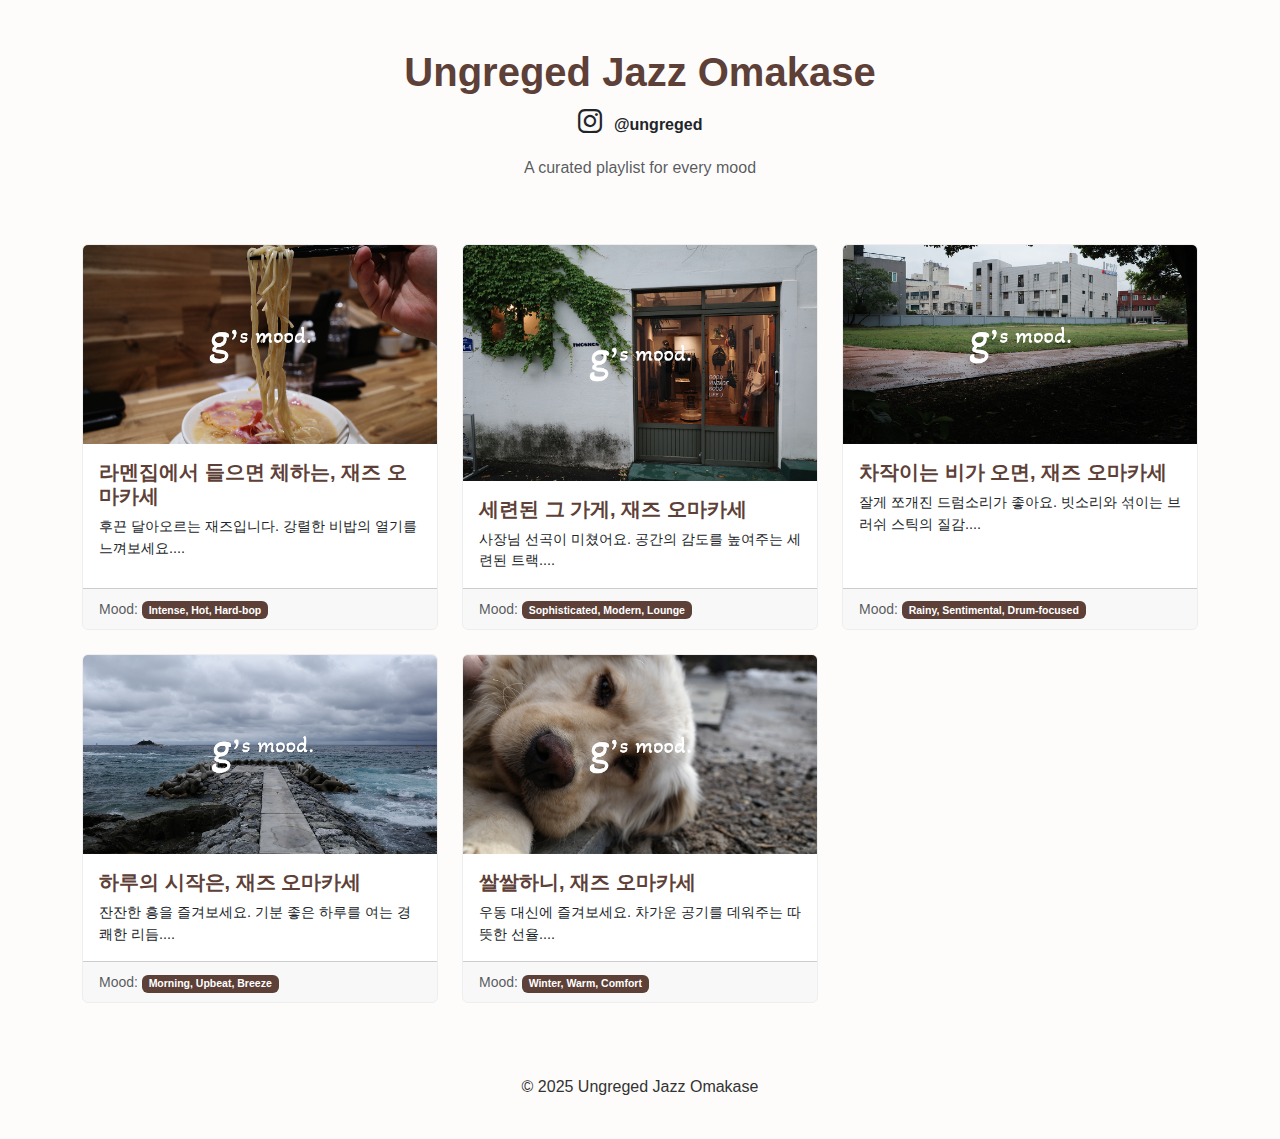
<file: docs/02_publicisings_createsite/index.html>
<!DOCTYPE html>
<html lang="ko">
<head>
    <meta charset="UTF-8">
    <meta name="viewport" content="width=device-width, initial-scale=1.0">
    <title>Ungreged Jazz Omakase</title>
    <link href="https://cdn.jsdelivr.net/npm/bootstrap@5.3.3/dist/css/bootstrap.min.css" rel="stylesheet">
    <link rel="stylesheet" href="https://cdn.jsdelivr.net/npm/bootstrap-icons@1.11.3/font/bootstrap-icons.min.css">
    <link rel="stylesheet" href="css/style.css">
</head>
<body>
    <header class="text-center py-5">
        <h1 class="fw-bold">Ungreged Jazz Omakase</h1>
        <div class="d-flex justify-content-center align-items-center mb-3">
            <a href="https://www.instagram.com/ungreged/" target="_blank" class="text-decoration-none text-dark">
                <i class="bi bi-instagram me-2" style="font-size: 1.5rem;"></i>
                <span class="fw-bold">@ungreged</span>
            </a>
        </div>
        <p class="text-muted">A curated playlist for every mood</p>
    </header>

    <main class="container">
        <div id="playlist-cards" class="row row-cols-1 row-cols-md-2 row-cols-lg-3 g-4">
            <!-- Playlist cards will be injected here by JavaScript -->
        </div>
    </main>

    <!-- Modal -->
    <div class="modal fade" id="playlistModal" tabindex="-1" aria-labelledby="playlistModalLabel" aria-hidden="true">
        <div class="modal-dialog modal-lg modal-dialog-centered">
            <div class="modal-content">
                <div class="modal-header">
                    <h5 class="modal-title" id="playlistModalLabel"></h5>
                    <button type="button" class="btn-close" data-bs-dismiss="modal" aria-label="Close"></button>
                </div>
                <div class="modal-body">
                    <p id="modal-description"></p>
                </div>
                <div class="modal-footer">
                    <a href="#" id="modal-youtube-link" class="btn btn-danger" target="_blank">YouTube</a>
                    <a href="#" id="modal-blog-link" class="btn btn-success" target="_blank">Blog</a>
                    <button type="button" class="btn btn-secondary" data-bs-dismiss="modal">Close</button>
                </div>
            </div>
        </div>
    </div>

    <footer class="text-center py-4 mt-5">
        <p>&copy; 2025 Ungreged Jazz Omakase</p>
    </footer>

    <script src="https://cdn.jsdelivr.net/npm/bootstrap@5.3.3/dist/js/bootstrap.bundle.min.js"></script>
    <script src="js/main.js"></script>
</body>
</html>
</file>
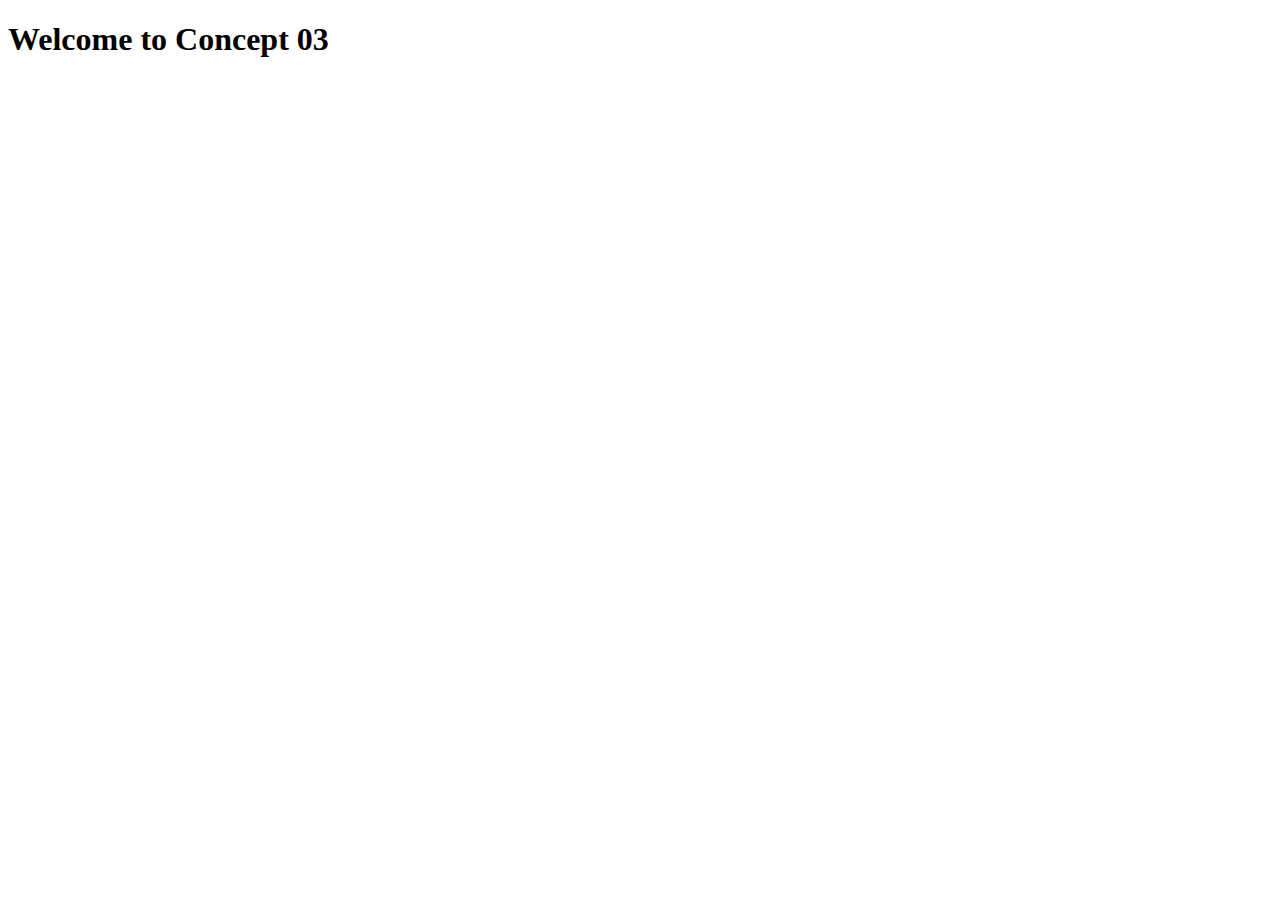
<file: quest/publisings/concept_03/index.html>
<!DOCTYPE html>
<html lang="en">
<head>
    <meta charset="UTF-8">
    <meta name="viewport" content="width=device-width, initial-scale=1.0">
    <title>Concept 03</title>
    <link rel="stylesheet" href="css/style.css">
</head>
<body>
    <h1>Welcome to Concept 03</h1>
    <script src="js/main.js"></script>
</body>
</html>
</file>
<file: docs/02_publicisings_createsite/css/style.css>
body {
    background-color: #fdfcfb; /* Off-white Wall */
    color: #333;
    font-family: 'Helvetica Neue', sans-serif;
}

h1, .h1, h2, .h2, h3, .h3, h4, .h4, h5, .h5 {
    color: #5d4037; /* Deep Wood */
}

.card {
    border: 1px solid #eee;
    transition: transform .2s ease-in-out, box-shadow .2s ease-in-out;
    cursor: pointer;
}

.card:hover {
    transform: translateY(-5px);
    box-shadow: 0 8px 20px rgba(0,0,0,0.1);
}

.card-title {
    color: #5d4037; /* Deep Wood */
    font-weight: bold;
}

.card-text {
    font-size: 0.9rem;
}

.badge {
    background-color: #5d4037 !important; /* Deep Wood */
}

.modal-content {
    background-color: #fdfcfb;
    border: 2px solid #5d4037;
}

.modal-header, .modal-footer {
    border-color: #eee;
}

.btn-danger {
    background-color: #c62828;
    border: none;
}

.btn-success {
    background-color: #2e7d32;
    border: none;
}

.btn-secondary {
    background-color: #616161;
    border: none;
}
</file>
<file: quest/publisings/concept_03/css/style.css>
/* styles for concept_03 */
</file>
